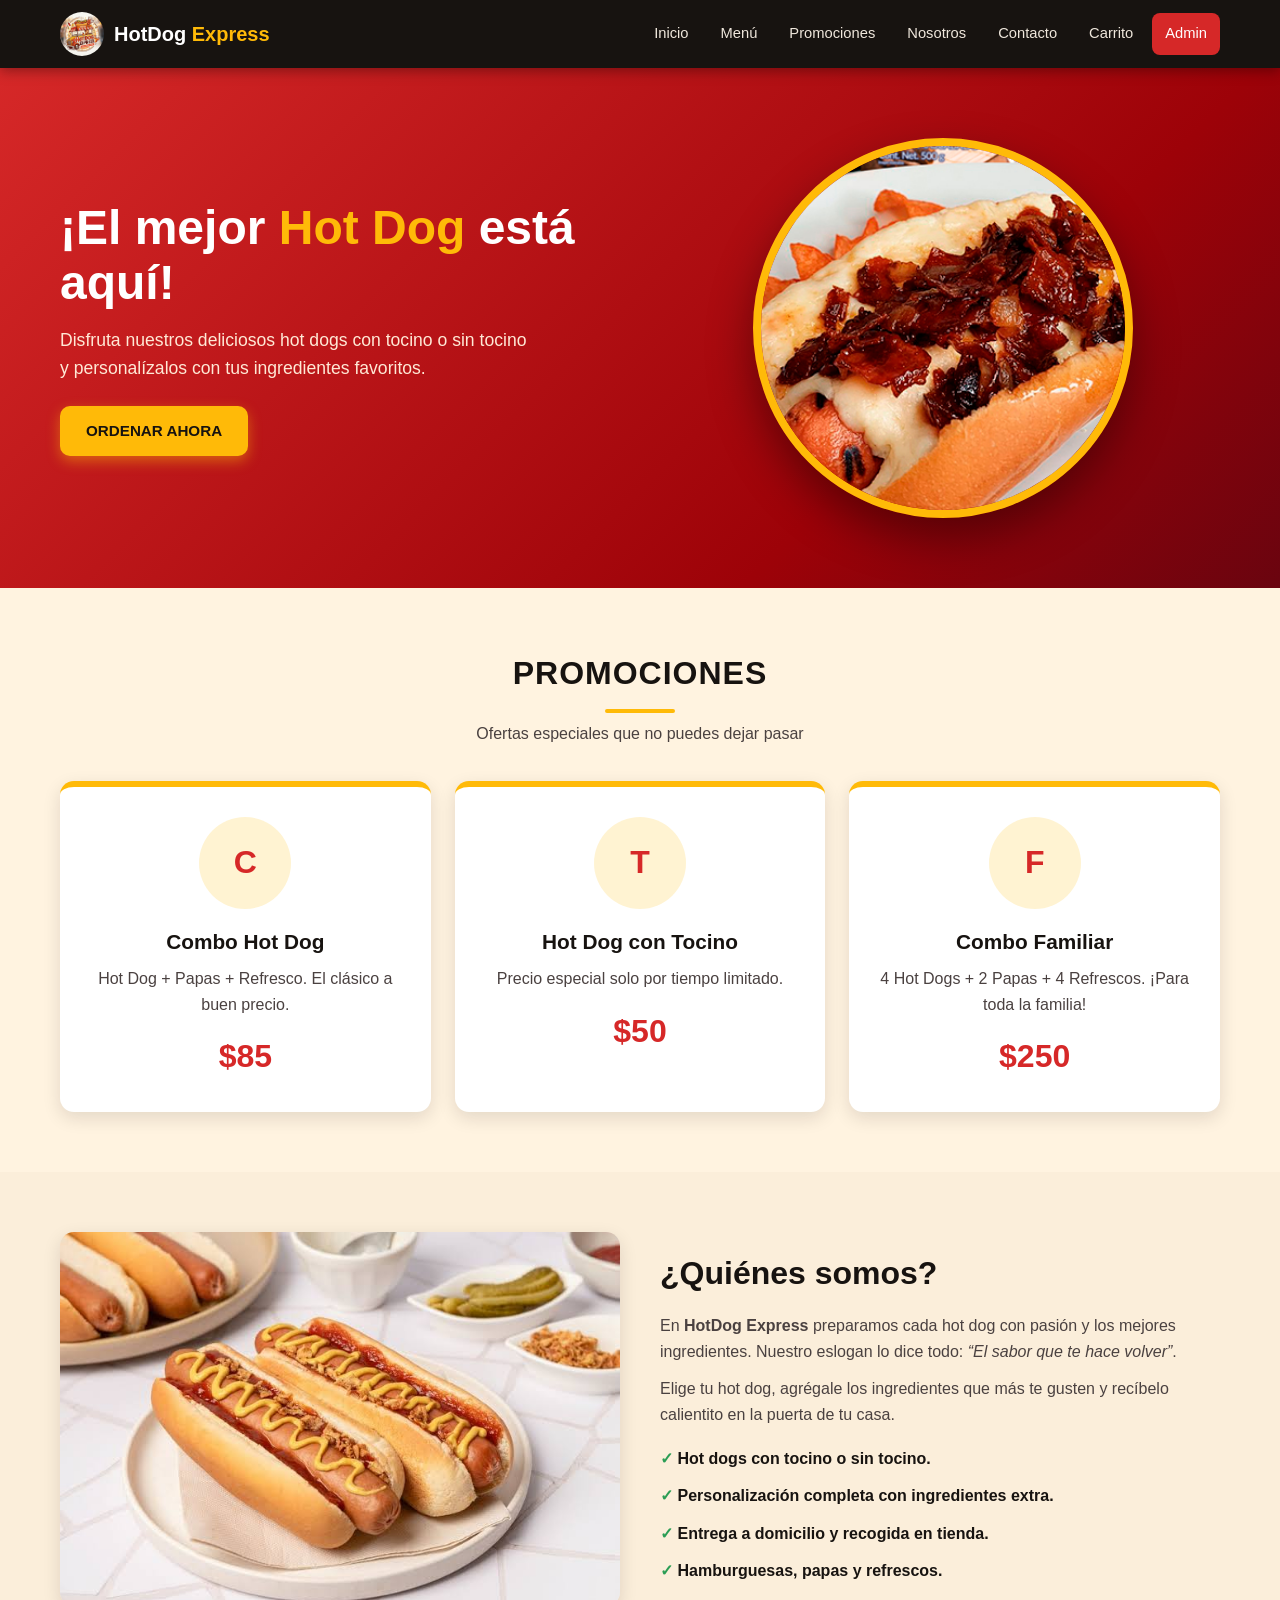
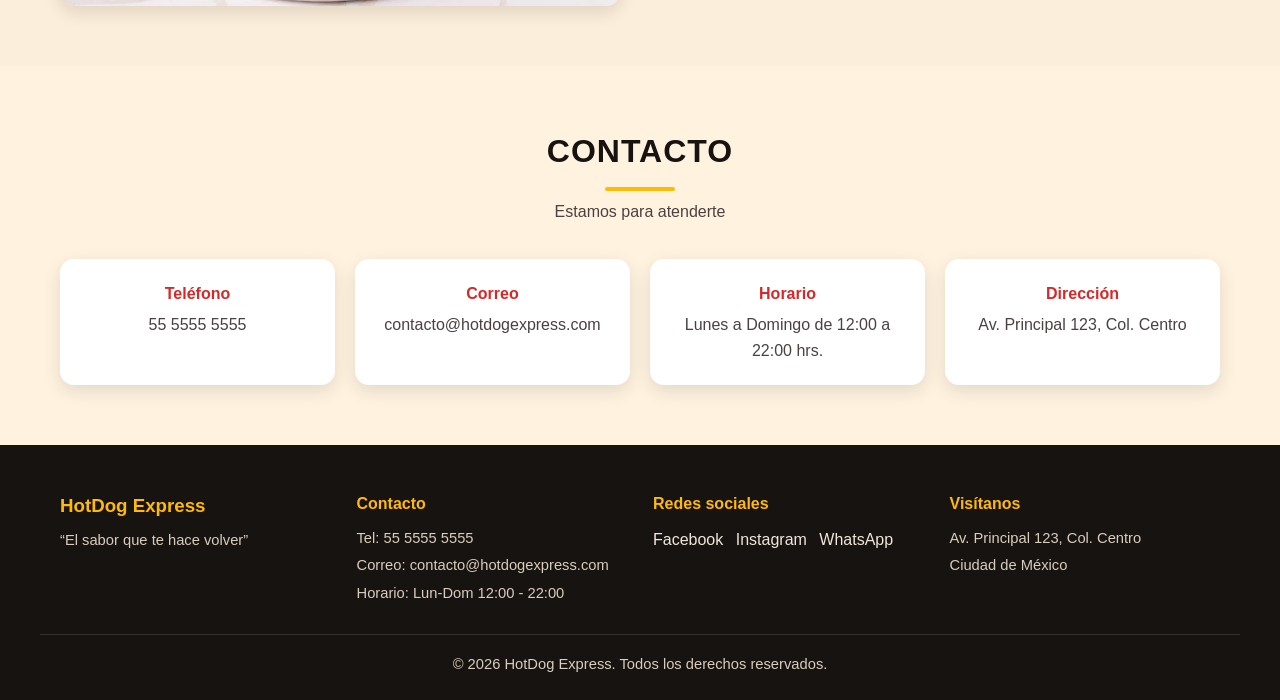
<file: index.html>
<!DOCTYPE html>
<html lang="es">
<head>
  <meta charset="UTF-8">
  <meta name="viewport" content="width=device-width, initial-scale=1.0">
  <title>HotDog Express | El sabor que te hace volver</title>
  <meta name="description" content="HotDog Express: hot dogs con tocino o sin tocino, personalízalos a tu gusto. Pide en línea y recibe en tu casa.">
  <link rel="stylesheet" href="css/styles.css">
</head>
<body>

  <!-- ======================= BARRA DE NAVEGACIÓN ======================= -->
  <header class="encabezado">
    <div class="barra contenedor">
      <a href="index.html" class="logo">
        <img src="img/logo.png" alt="Logo de HotDog Express">
        <span>HotDog <b>Express</b></span>
      </a>

      <button class="boton-menu" onclick="alternarMenuMovil()" aria-label="Abrir menú">&#9776;</button>

      <nav class="navegacion" id="menu-navegacion">
        <a href="index.html">Inicio</a>
        <a href="menu.html">Menú</a>
        <a href="#promociones" onclick="cerrarMenuMovil()">Promociones</a>
        <a href="#nosotros" onclick="cerrarMenuMovil()">Nosotros</a>
        <a href="#contacto" onclick="cerrarMenuMovil()">Contacto</a>
        <a href="carrito.html" class="enlace-carrito">Carrito
          <span class="contador-carrito" style="display:none;">0</span>
        </a>
        <a href="login.html" class="btn-admin-link">Admin</a>
      </nav>
    </div>
  </header>

  <main>

    <!-- ======================= SECCIÓN PRINCIPAL (HERO) ======================= -->
    <section class="hero">
      <div class="contenedor hero-contenido">
        <div class="hero-texto">
          <h1>¡El mejor <span>Hot Dog</span> está aquí!</h1>
          <p>Disfruta nuestros deliciosos hot dogs con tocino o sin tocino y
             personalízalos con tus ingredientes favoritos.</p>
          <a href="menu.html" class="btn btn-amarillo">ORDENAR AHORA</a>
        </div>
        <div class="hero-imagen">
          <img src="img/hotdog-tocino.jpg" alt="Delicioso hot dog con tocino de HotDog Express">
        </div>
      </div>
    </section>

    <!-- ======================= SECCIÓN DE PROMOCIONES ======================= -->
    <section class="seccion" id="promociones">
      <div class="contenedor">
        <h2 class="titulo-seccion">Promociones</h2>
        <p class="subtitulo-seccion">Ofertas especiales que no puedes dejar pasar</p>

        <div class="grid-promos">

          <article class="promo">
            <div class="icono">C</div>
            <h3>Combo Hot Dog</h3>
            <p>Hot Dog + Papas + Refresco. El clásico a buen precio.</p>
            <span class="promo-precio">$85</span>
          </article>

          <article class="promo">
            <div class="icono">T</div>
            <h3>Hot Dog con Tocino</h3>
            <p>Precio especial solo por tiempo limitado.</p>
            <span class="promo-precio">$50</span>
          </article>

          <article class="promo">
            <div class="icono">F</div>
            <h3>Combo Familiar</h3>
            <p>4 Hot Dogs + 2 Papas + 4 Refrescos. ¡Para toda la familia!</p>
            <span class="promo-precio">$250</span>
          </article>

        </div>
      </div>
    </section>

    <!-- ======================= SECCIÓN NOSOTROS ======================= -->
    <section class="seccion seccion-crema" id="nosotros">
      <div class="contenedor nosotros-grid">
        <img src="img/hotdog-clasico.jpg" alt="Tipos de hot dogs de HotDog Express">
        <div class="nosotros-texto">
          <h2>¿Quiénes somos?</h2>
          <p>En <strong>HotDog Express</strong> preparamos cada hot dog con pasión
             y los mejores ingredientes. Nuestro eslogan lo dice todo:
             <em>“El sabor que te hace volver”</em>.</p>
          <p>Elige tu hot dog, agrégale los ingredientes que más te gusten y recíbelo
             calientito en la puerta de tu casa.</p>
          <ul class="lista-checks">
            <li>Hot dogs con tocino o sin tocino.</li>
            <li>Personalización completa con ingredientes extra.</li>
            <li>Entrega a domicilio y recogida en tienda.</li>
            <li>Hamburguesas, papas y refrescos.</li>
          </ul>
        </div>
      </div>
    </section>

    <!-- ======================= SECCIÓN CONTACTO ======================= -->
    <section class="seccion" id="contacto">
      <div class="contenedor">
        <h2 class="titulo-seccion">Contacto</h2>
        <p class="subtitulo-seccion">Estamos para atenderte</p>

        <div class="contacto-grid">
          <div class="contacto-item">
            <h4>Teléfono</h4>
            <p>55 5555 5555</p>
          </div>
          <div class="contacto-item">
            <h4>Correo</h4>
            <p>contacto@hotdogexpress.com</p>
          </div>
          <div class="contacto-item">
            <h4>Horario</h4>
            <p>Lunes a Domingo de 12:00 a 22:00 hrs.</p>
          </div>
          <div class="contacto-item">
            <h4>Dirección</h4>
            <p>Av. Principal 123, Col. Centro</p>
          </div>
        </div>
      </div>
    </section>

  </main>

  <!-- ======================= PIE DE PÁGINA ======================= -->
  <footer class="pie">
    <div class="contenedor pie-grid">
      <div>
        <h3>HotDog Express</h3>
        <p>“El sabor que te hace volver”</p>
      </div>
      <div>
        <h4>Contacto</h4>
        <p>Tel: 55 5555 5555</p>
        <p>Correo: contacto@hotdogexpress.com</p>
        <p>Horario: Lun-Dom 12:00 - 22:00</p>
      </div>
      <div>
        <h4>Redes sociales</h4>
        <div class="pie-enlaces">
          <a href="#contacto">Facebook</a>
          <a href="#contacto">Instagram</a>
          <a href="#contacto">WhatsApp</a>
        </div>
      </div>
      <div>
        <h4>Visítanos</h4>
        <p>Av. Principal 123, Col. Centro</p>
        <p>Ciudad de México</p>
      </div>
    </div>
    <div class="contenedor">
      <p class="pie-copyright">&copy; 2026 HotDog Express. Todos los derechos reservados.</p>
    </div>
  </footer>

  <!-- Scripts: primero los datos, luego las utilidades comunes. -->
  <script src="js/data.js"></script>
  <script src="js/main.js"></script>
</body>
</html>
</file>
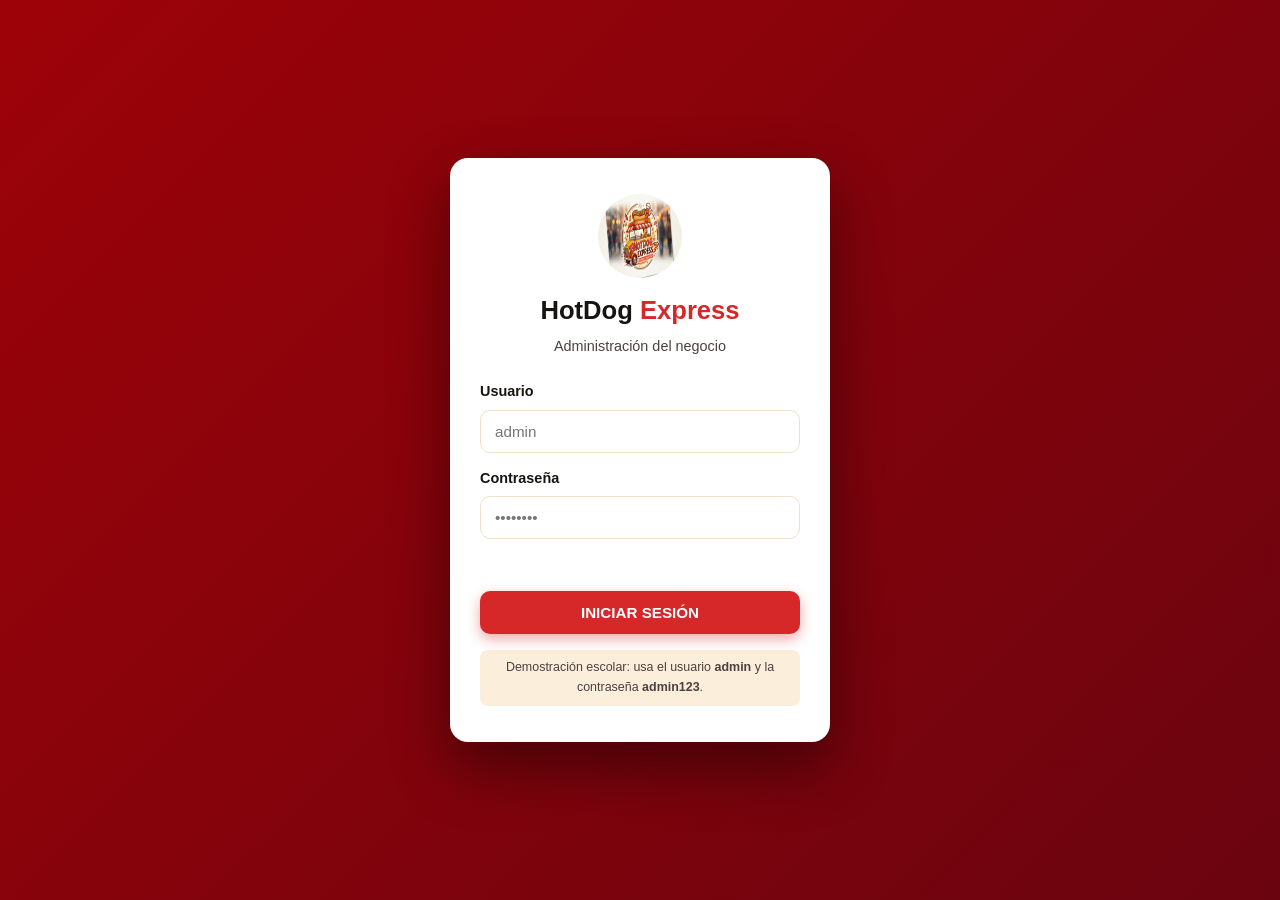
<file: admin.html>
<!DOCTYPE html>
<html lang="es">
<head>
  <meta charset="UTF-8">
  <meta name="viewport" content="width=device-width, initial-scale=1.0">
  <title>Panel administrativo | HotDog Express</title>
  <link rel="stylesheet" href="css/admin.css">
</head>
<body class="pagina-admin">

  <!-- ======================= MENÚ LATERAL ======================= -->
  <aside class="admin-lateral" id="admin-lateral">
    <div class="admin-marca">
      <img src="img/logo.png" alt="Logo HotDog Express">
      <div>
        <strong>HotDog Express</strong>
        <small>Panel administrativo</small>
      </div>
    </div>

    <nav class="admin-menu" id="admin-menu">
      <button data-seccion="dashboard"    class="activo" onclick="mostrarSeccion('dashboard')">Dashboard</button>
      <button data-seccion="pedidos"      onclick="mostrarSeccion('pedidos')">Pedidos</button>
      <button data-seccion="productos"    onclick="mostrarSeccion('productos')">Productos</button>
      <button data-seccion="ingredientes" onclick="mostrarSeccion('ingredientes')">Ingredientes</button>
      <button data-seccion="inventario"   onclick="mostrarSeccion('inventario')">Inventario</button>
      <button data-seccion="ventas"       onclick="mostrarSeccion('ventas')">Ventas</button>
      <button data-seccion="reportes"     onclick="mostrarSeccion('reportes')">Reportes</button>
      <button data-seccion="utilidades"   onclick="mostrarSeccion('utilidades')">Utilidades</button>
      <button data-seccion="personal"     onclick="mostrarSeccion('personal')">Personal</button>
      <button data-seccion="pagos"        onclick="mostrarSeccion('pagos')">Pagos</button>
    </nav>

    <button class="admin-cerrar-sesion" onclick="cerrarSesion()">Cerrar sesión</button>
  </aside>

  <!-- Botón para abrir el menú lateral en teléfonos -->
  <button class="admin-abrir-menu" onclick="document.getElementById('admin-lateral').classList.toggle('abierto')">&#9776;</button>
  <div class="admin-cortina" id="admin-cortina"
       onclick="document.getElementById('admin-lateral').classList.remove('abierto'); this.style.display='none';"></div>

  <!-- ======================= CONTENIDO PRINCIPAL ======================= -->
  <main class="admin-contenido" id="admin-contenido">

    <header class="admin-cabecera">
      <h1 id="titulo-seccion">Dashboard</h1>
      <span id="fecha-admin"></span>
    </header>

    <!-- ========================= DASHBOARD ========================= -->
    <section class="admin-seccion" id="seccion-dashboard">

      <div class="grid-tarjetas">
        <div class="tarjeta-dato">
          <span class="dato-etiqueta">VENTAS DEL DÍA</span>
          <span class="dato-valor" id="dato-ventas">$0</span>
        </div>
        <div class="tarjeta-dato">
          <span class="dato-etiqueta">PEDIDOS</span>
          <span class="dato-valor" id="dato-pedidos">0</span>
        </div>
        <div class="tarjeta-dato">
          <span class="dato-etiqueta">PRODUCTOS VENDIDOS</span>
          <span class="dato-valor" id="dato-productos">0</span>
        </div>
        <div class="tarjeta-dato">
          <span class="dato-etiqueta">UTILIDAD</span>
          <span class="dato-valor" id="dato-utilidad">$0</span>
        </div>
      </div>

      <!-- Gráficas dibujadas con JavaScript (canvas) -->
      <div class="grid-graficas">
        <div class="tarjeta-grafica">
          <h3>Ventas por día (últimos 7 días)</h3>
          <canvas id="grafica-ventas" width="600" height="240"></canvas>
        </div>
        <div class="tarjeta-grafica">
          <h3>Productos más vendidos</h3>
          <canvas id="grafica-top" width="600" height="240"></canvas>
        </div>
        <div class="tarjeta-grafica">
          <h3>Pedidos realizados (últimos 7 días)</h3>
          <canvas id="grafica-pedidos" width="600" height="240"></canvas>
        </div>
      </div>

    </section>

    <!-- ========================= PEDIDOS ========================= -->
    <section class="admin-seccion" id="seccion-pedidos" hidden>
      <div class="admin-herramientas">
        <label>Filtrar por estado:
          <select id="filtro-estado" onchange="renderizarPedidos()">
            <option value="">Todos</option>
            <option value="PENDIENTE">Pendiente</option>
            <option value="PREPARANDO">Preparando</option>
            <option value="LISTO">Listo</option>
            <option value="ENTREGADO">Entregado</option>
            <option value="CANCELADO">Cancelado</option>
          </select>
        </label>
      </div>
      <div class="tabla-envoltura">
        <table class="tabla-admin">
          <thead>
            <tr>
              <th>Pedido</th><th>Cliente</th><th>Fecha</th><th>Total</th><th>Estado</th><th>Acciones</th>
            </tr>
          </thead>
          <tbody id="cuerpo-pedidos"></tbody>
        </table>
      </div>
    </section>

    <!-- ========================= PRODUCTOS ========================= -->
    <section class="admin-seccion" id="seccion-productos" hidden>
      <div class="admin-formulario">
        <h3 id="titulo-form-producto">Nuevo producto</h3>
        <form id="form-producto" onsubmit="return guardarProducto(event)">
          <input type="hidden" id="prod-id">
          <div>
            <label>Nombre</label>
            <input type="text" id="prod-nombre" required>
          </div>
          <div>
            <label>Categoría</label>
            <select id="prod-categoria">
              <option value="hotdog">Hot Dogs</option>
              <option value="hamburguesa">Hamburguesas</option>
              <option value="complemento">Complementos</option>
            </select>
          </div>
          <div>
            <label>Precio ($)</label>
            <input type="number" id="prod-precio" min="0" step="0.01" required>
          </div>
          <div>
            <label>Imagen</label>
            <select id="prod-imagen" data-predeterminada="img/hotdog-clasico.jpg"></select>
          </div>
          <div class="columna-completa">
            <label>Descripción</label>
            <textarea id="prod-descripcion" rows="2" required></textarea>
          </div>
          <div class="columna-completa">
            <label class="fila-check"><input type="checkbox" id="prod-disponible" checked> Disponible para la venta</label>
          </div>
          <div class="columna-completa">
            <button type="submit" class="btn-accion guardar">GUARDAR PRODUCTO</button>
            <button type="button" class="btn-accion neutro" onclick="cancelarEdicionProducto()">CANCELAR</button>
          </div>
        </form>
      </div>
      <div class="tabla-envoltura">
        <table class="tabla-admin">
          <thead>
            <tr>
              <th>Imagen</th><th>Nombre</th><th>Categoría</th><th>Precio</th><th>Disponible</th><th>Acciones</th>
            </tr>
          </thead>
          <tbody id="cuerpo-productos"></tbody>
        </table>
      </div>
    </section>

    <!-- ========================= INGREDIENTES ========================= -->
    <section class="admin-seccion" id="seccion-ingredientes" hidden>
      <div class="admin-formulario">
        <h3 id="titulo-form-ingrediente">Nuevo ingrediente</h3>
        <form id="form-ingrediente" onsubmit="return guardarIngrediente(event)">
          <input type="hidden" id="ing-id">
          <div>
            <label>Nombre</label>
            <input type="text" id="ing-nombre" required>
          </div>
          <div>
            <label>Cantidad</label>
            <input type="number" id="ing-cantidad" min="0" step="0.001" required>
          </div>
          <div>
            <label>Unidad</label>
            <select id="ing-unidad">
              <option value="piezas">piezas</option>
              <option value="kg">kg</option>
              <option value="g">g</option>
              <option value="litros">litros</option>
            </select>
          </div>
          <div>
            <label>Stock mínimo</label>
            <input type="number" id="ing-minimo" min="0" step="0.001" required>
          </div>
          <div class="columna-completa">
            <button type="submit" class="btn-accion guardar">GUARDAR INGREDIENTE</button>
            <button type="button" class="btn-accion neutro" onclick="cancelarEdicionIngrediente()">CANCELAR</button>
          </div>
        </form>
      </div>
      <div class="tabla-envoltura">
        <table class="tabla-admin">
          <thead>
            <tr>
              <th>Ingrediente</th><th>Cantidad</th><th>Unidad</th><th>Stock mínimo</th><th>Estado</th><th>Acciones</th>
            </tr>
          </thead>
          <tbody id="cuerpo-ingredientes"></tbody>
        </table>
      </div>
    </section>

    <!-- ========================= INVENTARIO ========================= -->
    <section class="admin-seccion" id="seccion-inventario" hidden>
      <div class="admin-formulario">
        <h3>Registrar movimiento de almacén</h3>
        <form id="form-inventario" onsubmit="return registrarMovimiento(event)">
          <div>
            <label>Ingrediente</label>
            <select id="inv-ingrediente" required></select>
          </div>
          <div>
            <label>Tipo de movimiento</label>
            <select id="inv-tipo">
              <option value="entrada">ENTRADA</option>
              <option value="salida">SALIDA</option>
            </select>
          </div>
          <div>
            <label>Cantidad</label>
            <input type="number" id="inv-cantidad" min="0.001" step="0.001" required>
          </div>
          <div>
            <label>Motivo</label>
            <input type="text" id="inv-motivo" placeholder="Ej. Compra a proveedor" required>
          </div>
          <div class="columna-completa">
            <button type="submit" class="btn-accion guardar">REGISTRAR MOVIMIENTO</button>
          </div>
        </form>
      </div>
      <div class="tabla-envoltura">
        <table class="tabla-admin">
          <thead>
            <tr>
              <th>Fecha</th><th>Ingrediente</th><th>Tipo</th><th>Cantidad</th><th>Motivo</th>
            </tr>
          </thead>
          <tbody id="cuerpo-inventario"></tbody>
        </table>
      </div>
    </section>

    <!-- ========================= VENTAS ========================= -->
    <section class="admin-seccion" id="seccion-ventas" hidden>
      <div class="grid-tarjetas">
        <div class="tarjeta-dato">
          <span class="dato-etiqueta">VENTAS DEL DÍA</span>
          <span class="dato-valor" id="venta-dia">$0</span>
        </div>
        <div class="tarjeta-dato">
          <span class="dato-etiqueta">VENTAS DE LA SEMANA</span>
          <span class="dato-valor" id="venta-semana">$0</span>
        </div>
        <div class="tarjeta-dato">
          <span class="dato-etiqueta">VENTAS DEL MES</span>
          <span class="dato-valor" id="venta-mes">$0</span>
        </div>
      </div>

      <div class="grid-dos">
        <div class="tarjeta-grafica">
          <h3>Ventas del día por categoría</h3>
          <div id="ventas-categorias"></div>
        </div>
        <div class="tarjeta-grafica">
          <h3>Métodos de pago (hoy)</h3>
          <div id="ventas-pagos"></div>
        </div>
      </div>
    </section>

    <!-- ========================= REPORTES ========================= -->
    <section class="admin-seccion" id="seccion-reportes" hidden>
      <div class="admin-herramientas">
        <label>Periodo:
          <select id="reporte-periodo">
            <option value="hoy">Hoy</option>
            <option value="semana">Esta semana</option>
            <option value="mes">Este mes</option>
          </select>
        </label>
        <button class="btn-accion guardar" onclick="generarReporte(true)">GENERAR REPORTE</button>
        <button class="btn-accion neutro" onclick="imprimirReporte()">IMPRIMIR REPORTE</button>
      </div>

      <div class="tarjeta-grafica" id="reporte-resultado" style="display:none;"></div>
    </section>

    <!-- ========================= UTILIDADES ========================= -->
    <section class="admin-seccion" id="seccion-utilidades" hidden>
      <div class="admin-herramientas">
        <label>Periodo:
          <select id="utilidad-periodo" onchange="renderizarUtilidades()">
            <option value="hoy">Hoy</option>
            <option value="semana">Esta semana</option>
            <option value="mes">Este mes</option>
          </select>
        </label>
      </div>
      <div class="tarjeta-grafica" id="utilidad-resultado"></div>
    </section>

    <!-- ========================= PERSONAL ========================= -->
    <section class="admin-seccion" id="seccion-personal" hidden>
      <div class="admin-formulario">
        <h3 id="titulo-form-empleado">Registrar empleado</h3>
        <form id="form-empleado" onsubmit="return guardarEmpleado(event)">
          <input type="hidden" id="emp-id">
          <div>
            <label>Nombre</label>
            <input type="text" id="emp-nombre" required>
          </div>
          <div>
            <label>Puesto</label>
            <input type="text" id="emp-puesto" placeholder="Ej. Cocinero" required>
          </div>
          <div>
            <label>Teléfono</label>
            <input type="tel" id="emp-telefono" required>
          </div>
          <div>
            <label>Pago por día ($)</label>
            <input type="number" id="emp-pago" min="0" step="0.01" required>
          </div>
          <div>
            <label>Estado</label>
            <select id="emp-estado">
              <option value="Activo">Activo</option>
              <option value="Inactivo">Inactivo</option>
            </select>
          </div>
          <div class="columna-completa">
            <button type="submit" class="btn-accion guardar">GUARDAR EMPLEADO</button>
            <button type="button" class="btn-accion neutro" onclick="cancelarEdicionEmpleado()">CANCELAR</button>
          </div>
        </form>
      </div>
      <div class="tabla-envoltura">
        <table class="tabla-admin">
          <thead>
            <tr>
              <th>Empleado</th><th>Puesto</th><th>Teléfono</th><th>Pago diario</th><th>Estado</th><th>Acciones</th>
            </tr>
          </thead>
          <tbody id="cuerpo-personal"></tbody>
        </table>
      </div>
    </section>

    <!-- ========================= PAGOS ========================= -->
    <section class="admin-seccion" id="seccion-pagos" hidden>
      <div class="admin-formulario">
        <h3 id="titulo-form-pago">Registrar pago</h3>
        <form id="form-pago" onsubmit="return guardarPago(event)">
          <input type="hidden" id="pago-id">
          <div>
            <label>Empleado</label>
            <select id="pago-empleado" onchange="actualizarTotalPago()" required></select>
          </div>
          <div>
            <label>Puesto</label>
            <input type="text" id="pago-puesto" readonly>
          </div>
          <div>
            <label>Días trabajados</label>
            <input type="number" id="pago-dias" min="1" value="1" oninput="actualizarTotalPago()" required>
          </div>
          <div>
            <label>Pago por día ($)</label>
            <input type="number" id="pago-pdias" min="0" step="0.01" oninput="actualizarTotalPago()" required>
          </div>
          <div>
            <label>Estado</label>
            <select id="pago-estado">
              <option value="PAGADO">PAGADO</option>
              <option value="PENDIENTE">PENDIENTE</option>
            </select>
          </div>
          <div>
            <label>Fecha</label>
            <input type="date" id="pago-fecha" required>
          </div>
          <div class="columna-completa">
            <p class="pago-total-linea">TOTAL: <strong id="pago-total">$0</strong></p>
          </div>
          <div class="columna-completa">
            <button type="submit" class="btn-accion guardar">GUARDAR PAGO</button>
            <button type="button" class="btn-accion neutro" onclick="cancelarEdicionPago()">CANCELAR</button>
          </div>
        </form>
      </div>

      <div class="admin-herramientas">
        <label>Filtrar empleado:
          <select id="filtro-pago-empleado" onchange="renderizarPagos()">
            <option value="">Todos</option>
          </select>
        </label>
        <label>Filtrar fecha:
          <input type="date" id="filtro-pago-fecha" onchange="renderizarPagos()">
        </label>
      </div>

      <div class="tabla-envoltura">
        <table class="tabla-admin">
          <thead>
            <tr>
              <th>Empleado</th><th>Puesto</th><th>Días</th><th>Pago/día</th><th>Total</th><th>Estado</th><th>Fecha</th><th>Acciones</th>
            </tr>
          </thead>
          <tbody id="cuerpo-pagos"></tbody>
        </table>
      </div>
    </section>

  </main>

  <!-- Ventana modal para ver el detalle de un pedido -->
  <div class="modal-fondo" id="modal-pedido" hidden>
    <div class="modal">
      <button class="modal-cerrar" onclick="cerrarModalPedido()">&times;</button>
      <h3 id="modal-pedido-titulo"></h3>
      <div id="modal-pedido-cuerpo"></div>
    </div>
  </div>

  <!-- Scripts -->
  <script src="js/data.js"></script>
  <script src="js/main.js"></script>
  <script src="js/admin.js"></script>
</body>
</html>
</file>
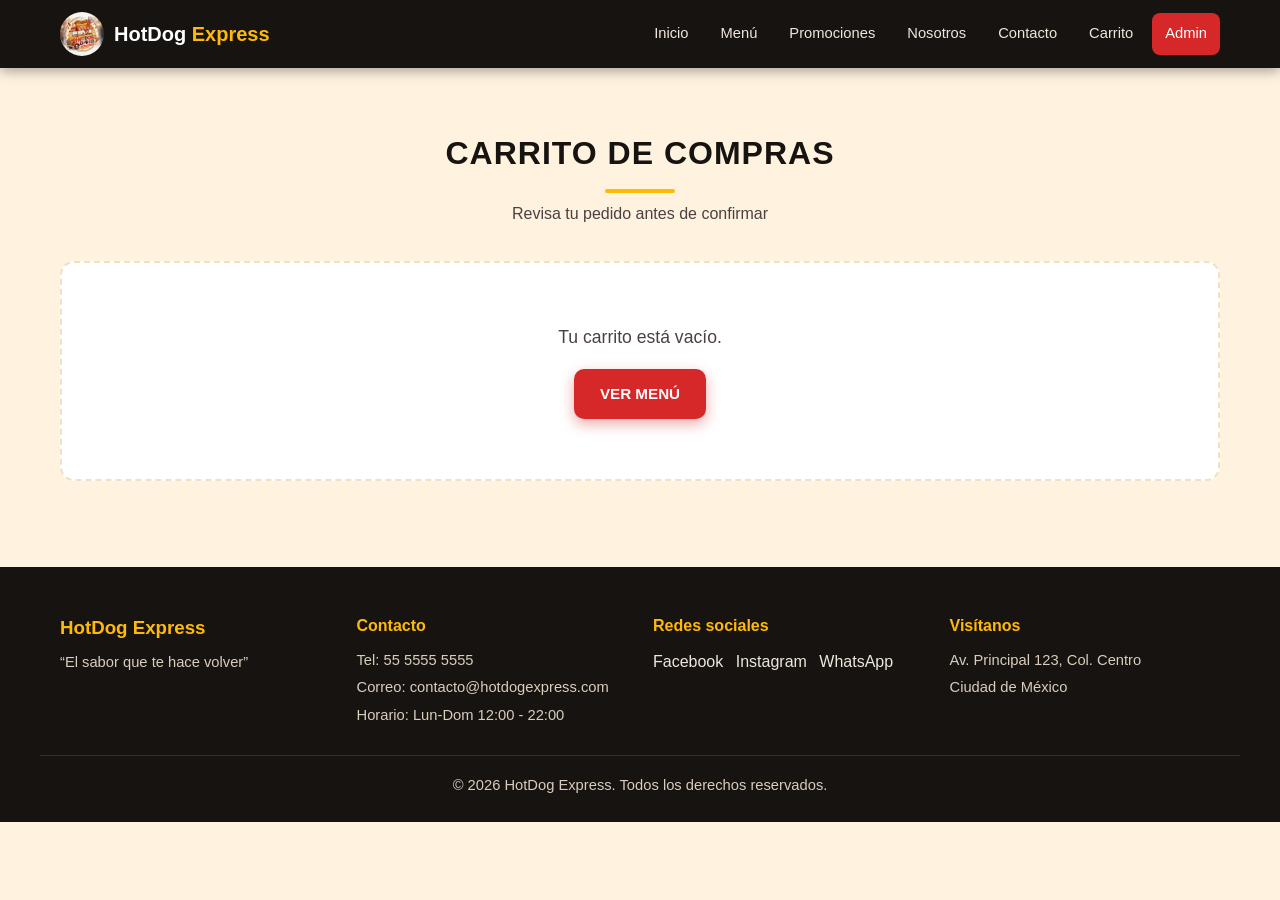
<file: carrito.html>
<!DOCTYPE html>
<html lang="es">
<head>
  <meta charset="UTF-8">
  <meta name="viewport" content="width=device-width, initial-scale=1.0">
  <title>Carrito de compras | HotDog Express</title>
  <link rel="stylesheet" href="css/styles.css">
  <link rel="stylesheet" href="css/carrito.css">
</head>
<body>

  <!-- ======================= BARRA DE NAVEGACIÓN ======================= -->
  <header class="encabezado">
    <div class="barra contenedor">
      <a href="index.html" class="logo">
        <img src="img/logo.png" alt="Logo de HotDog Express">
        <span>HotDog <b>Express</b></span>
      </a>

      <button class="boton-menu" onclick="alternarMenuMovil()" aria-label="Abrir menú">&#9776;</button>

      <nav class="navegacion" id="menu-navegacion">
        <a href="index.html">Inicio</a>
        <a href="menu.html">Menú</a>
        <a href="index.html#promociones">Promociones</a>
        <a href="index.html#nosotros">Nosotros</a>
        <a href="index.html#contacto">Contacto</a>
        <a href="carrito.html" class="enlace-carrito">Carrito
          <span class="contador-carrito" style="display:none;">0</span>
        </a>
        <a href="login.html" class="btn-admin-link">Admin</a>
      </nav>
    </div>
  </header>

  <main>
    <section class="seccion">
      <div class="contenedor">
        <h1 class="titulo-seccion">Carrito de Compras</h1>
        <p class="subtitulo-seccion">Revisa tu pedido antes de confirmar</p>

        <!-- Las líneas del carrito se dibujan aquí con js/carrito.js -->
        <div id="lineas-carrito"></div>

        <!-- Resumen de la compra -->
        <div id="resumen-compra" class="resumen" style="display:none;">
          <h3>Resumen del pedido</h3>
          <div class="resumen-linea">
            <span>Productos</span>
            <span id="total-productos">$0</span>
          </div>
          <div class="resumen-linea">
            <span>Envío</span>
            <span id="total-envio">$20</span>
          </div>
          <div class="resumen-linea resumen-total">
            <span>TOTAL</span>
            <span id="total-pedido">$0</span>
          </div>
          <div class="resumen-botones">
            <a href="menu.html" class="btn btn-secundario">SEGUIR COMPRANDO</a>
            <a href="pedido.html" class="btn btn-primario">REALIZAR PEDIDO</a>
          </div>
        </div>

      </div>
    </section>
  </main>

  <!-- ======================= PIE DE PÁGINA ======================= -->
  <footer class="pie">
    <div class="contenedor pie-grid">
      <div>
        <h3>HotDog Express</h3>
        <p>“El sabor que te hace volver”</p>
      </div>
      <div>
        <h4>Contacto</h4>
        <p>Tel: 55 5555 5555</p>
        <p>Correo: contacto@hotdogexpress.com</p>
        <p>Horario: Lun-Dom 12:00 - 22:00</p>
      </div>
      <div>
        <h4>Redes sociales</h4>
        <div class="pie-enlaces">
          <a href="index.html#contacto">Facebook</a>
          <a href="index.html#contacto">Instagram</a>
          <a href="index.html#contacto">WhatsApp</a>
        </div>
      </div>
      <div>
        <h4>Visítanos</h4>
        <p>Av. Principal 123, Col. Centro</p>
        <p>Ciudad de México</p>
      </div>
    </div>
    <div class="contenedor">
      <p class="pie-copyright">&copy; 2026 HotDog Express. Todos los derechos reservados.</p>
    </div>
  </footer>

  <!-- Scripts -->
  <script src="js/data.js"></script>
  <script src="js/main.js"></script>
  <script src="js/carrito.js"></script>
  <script>
    // Dibuja el carrito al cargar la página.
    document.addEventListener('DOMContentLoaded', renderizarCarrito);
  </script>
</body>
</html>
</file>
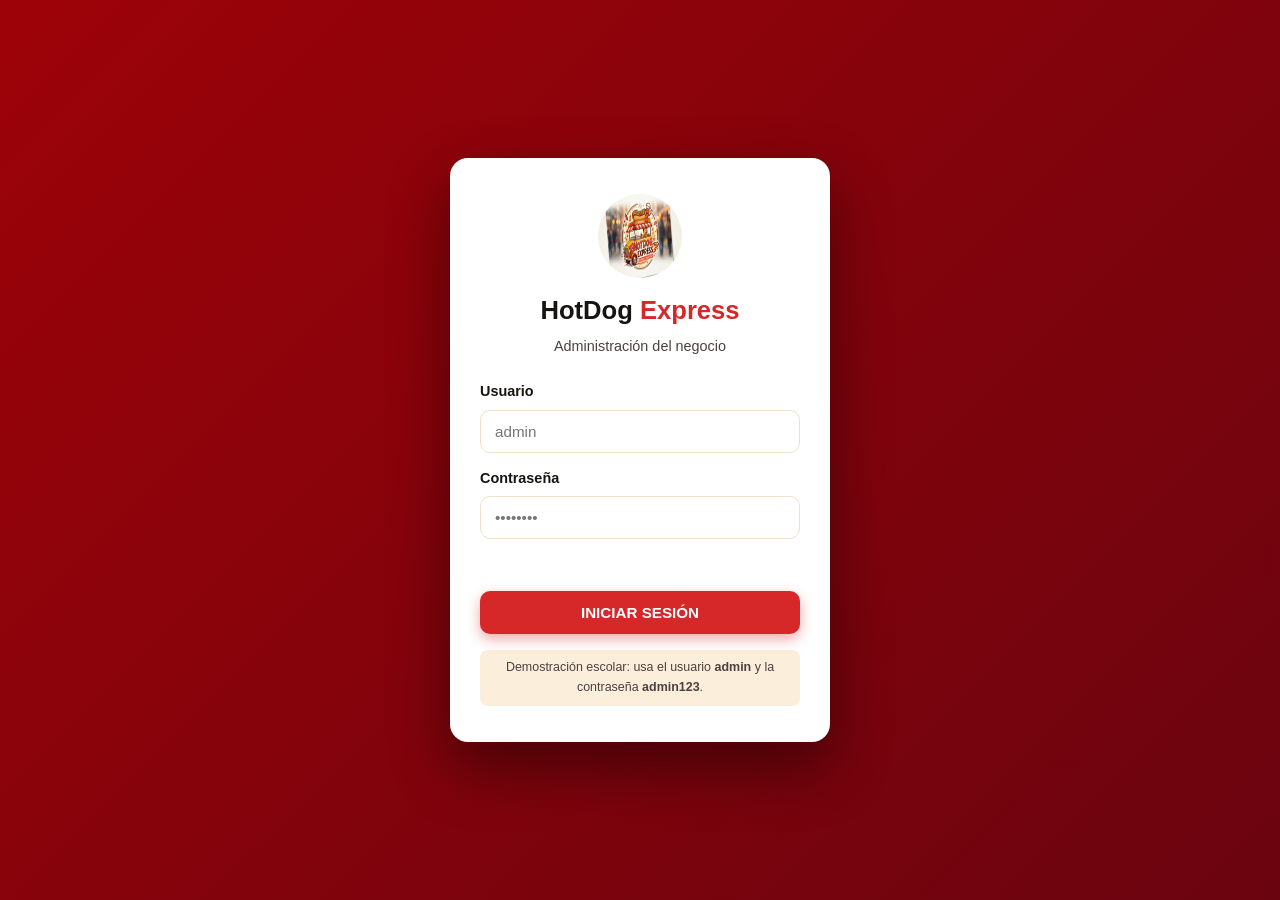
<file: login.html>
<!DOCTYPE html>
<html lang="es">
<head>
  <meta charset="UTF-8">
  <meta name="viewport" content="width=device-width, initial-scale=1.0">
  <title>Iniciar sesión | HotDog Express</title>
  <link rel="stylesheet" href="css/styles.css">
  <style>
    /* Diseño de la página de acceso. */
    body {
      min-height: 100vh;
      display: flex;
      align-items: center;
      justify-content: center;
      background: linear-gradient(135deg, #9d0208 0%, #6a040f 100%);
      padding: 20px;
    }

    .login-tarjeta {
      background: var(--blanco);
      border-radius: 18px;
      box-shadow: 0 25px 60px rgba(0, 0, 0, 0.45);
      width: 100%;
      max-width: 380px;
      padding: 36px 30px;
      text-align: center;
    }

    .login-tarjeta img {
      width: 84px;
      height: 84px;
      margin: 0 auto 12px;
      border-radius: 50%;
    }

    .login-tarjeta h1 {
      font-size: 1.6rem;
      margin-bottom: 4px;
    }

    .login-tarjeta h1 span {
      color: var(--rojo);
    }

    .login-tarjeta .eslogan {
      color: var(--gris-texto);
      font-size: 0.9rem;
      margin-bottom: 22px;
    }

    .campo-login {
      text-align: left;
      margin-bottom: 14px;
    }

    .campo-login label {
      display: block;
      font-weight: 700;
      font-size: 0.9rem;
      margin-bottom: 6px;
    }

    .campo-login input {
      width: 100%;
      padding: 12px 14px;
      border: 1.5px solid var(--borde-suave);
      border-radius: 10px;
      font-family: inherit;
      font-size: 0.95rem;
    }

    .campo-login input:focus {
      outline: 2px solid var(--amarillo);
      border-color: var(--amarillo);
    }

    .mensaje-error {
      color: var(--rojo);
      font-weight: 600;
      font-size: 0.88rem;
      margin: 10px 0;
      min-height: 20px;
    }

    .btn-login {
      width: 100%;
      margin-top: 8px;
    }

    .nota {
      margin-top: 16px;
      font-size: 0.78rem;
      color: var(--gris-texto);
      background: #fbeeda;
      border-radius: 8px;
      padding: 8px;
    }
  </style>
</head>
<body>

  <div class="login-tarjeta">
    <img src="img/logo.png" alt="Logo de HotDog Express">
    <h1>HotDog <span>Express</span></h1>
    <p class="eslogan">Administración del negocio</p>

    <form id="formulario-login" onsubmit="return iniciarSesion(event)">
      <div class="campo-login">
        <label for="campo-usuario">Usuario</label>
        <input type="text" id="campo-usuario" placeholder="admin" autocomplete="username" required>
      </div>

      <div class="campo-login">
        <label for="campo-contrasena">Contraseña</label>
        <input type="password" id="campo-contrasena" placeholder="••••••••" autocomplete="current-password" required>
      </div>

      <p class="mensaje-error" id="mensaje-error"></p>

      <button type="submit" class="btn btn-primario btn-login">INICIAR SESIÓN</button>
    </form>

    <!-- Nota académica: el login es simulado, no es seguridad real. -->
    <p class="nota">
      Demostración escolar: usa el usuario <strong>admin</strong> y la contraseña
      <strong>admin123</strong>.
    </p>
  </div>

  <script src="js/data.js"></script>
  <script src="js/main.js"></script>
  <script src="js/login.js"></script>
</body>
</html>
</file>
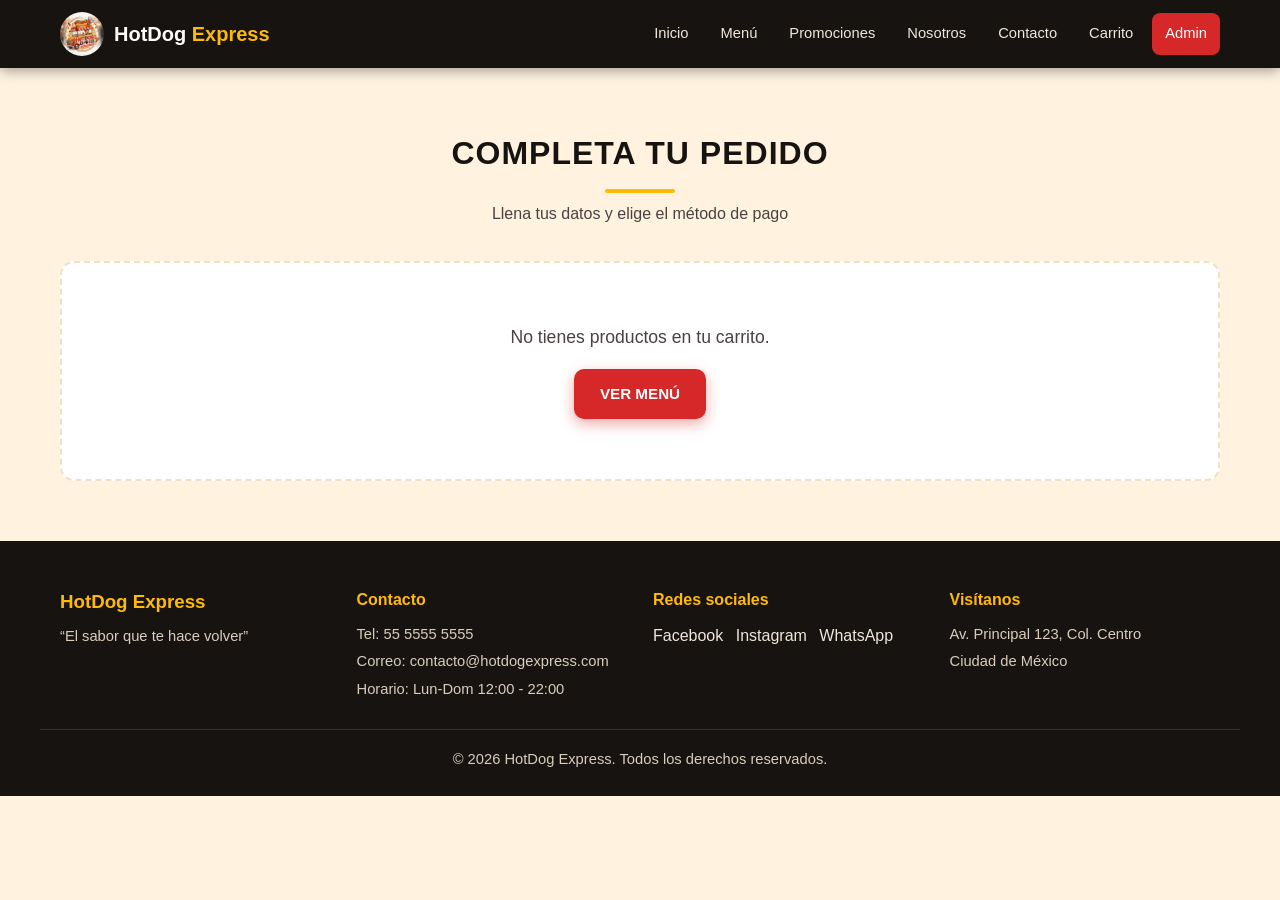
<file: pedido.html>
<!DOCTYPE html>
<html lang="es">
<head>
  <meta charset="UTF-8">
  <meta name="viewport" content="width=device-width, initial-scale=1.0">
  <title>Realizar pedido | HotDog Express</title>
  <link rel="stylesheet" href="css/styles.css">
  <link rel="stylesheet" href="css/carrito.css">
  <style>
    /* Pequeños ajustes específicos de la página de pedido. */
    .pedido-grid {
      display: grid;
      grid-template-columns: 1.3fr 1fr;
      gap: 30px;
      align-items: start;
    }

    .formulario label {
      display: block;
      font-weight: 700;
      margin: 14px 0 6px;
    }

    .formulario input,
    .formulario textarea,
    .formulario select {
      width: 100%;
      padding: 12px 14px;
      border: 1.5px solid var(--borde-suave);
      border-radius: 10px;
      font-family: inherit;
      font-size: 0.95rem;
      background: #fffdf8;
    }

    .formulario input:focus,
    .formulario textarea:focus {
      outline: 2px solid var(--amarillo);
      border-color: var(--amarillo);
    }

    .grupo-pago {
      display: grid;
      grid-template-columns: repeat(auto-fit, minmax(120px, 1fr));
      gap: 10px;
      margin-top: 6px;
    }

    .grupo-pago label {
      display: flex;
      align-items: center;
      justify-content: center;
      gap: 8px;
      margin: 0;
      padding: 12px;
      border: 1.5px solid var(--borde-suave);
      border-radius: 10px;
      cursor: pointer;
      background: #fffdf8;
    }

    .grupo-pago label:hover {
      border-color: var(--amarillo);
    }

    .grupo-pago input:checked + label,
    .grupo-pago label:has(input:checked) {
      border-color: var(--rojo);
      background: #fdecec;
    }

    .error-campo {
      color: var(--rojo);
      font-size: 0.82rem;
      margin-top: 4px;
      display: none;
    }

    .resumen-pedido .resumen-linea small {
      display: block;
      color: var(--gris-texto);
    }

    /* Pantalla de confirmación */
    .confirmacion {
      text-align: center;
      padding: 40px 20px;
      display: none;
    }

    .confirmacion .circulo {
      width: 70px;
      height: 70px;
      margin: 0 auto 16px;
      border-radius: 50%;
      background: #2a9d54;
      color: #fff;
      font-size: 2rem;
      display: flex;
      align-items: center;
      justify-content: center;
    }

    .confirmacion h2 {
      font-size: 1.8rem;
      margin-bottom: 10px;
    }

    .estado-dato {
      display: inline-block;
      background: #ffe9a8;
      color: #7a5b1e;
      font-weight: 800;
      padding: 4px 14px;
      border-radius: 20px;
      margin-top: 8px;
    }

    @media (max-width: 820px) {
      .pedido-grid { grid-template-columns: 1fr; }
    }
  </style>
</head>
<body>

  <!-- ======================= BARRA DE NAVEGACIÓN ======================= -->
  <header class="encabezado">
    <div class="barra contenedor">
      <a href="index.html" class="logo">
        <img src="img/logo.png" alt="Logo de HotDog Express">
        <span>HotDog <b>Express</b></span>
      </a>

      <button class="boton-menu" onclick="alternarMenuMovil()" aria-label="Abrir menú">&#9776;</button>

      <nav class="navegacion" id="menu-navegacion">
        <a href="index.html">Inicio</a>
        <a href="menu.html">Menú</a>
        <a href="index.html#promociones">Promociones</a>
        <a href="index.html#nosotros">Nosotros</a>
        <a href="index.html#contacto">Contacto</a>
        <a href="carrito.html" class="enlace-carrito">Carrito
          <span class="contador-carrito" style="display:none;">0</span>
        </a>
        <a href="login.html" class="btn-admin-link">Admin</a>
      </nav>
    </div>
  </header>

  <main>
    <section class="seccion">
      <div class="contenedor">

        <h1 class="titulo-seccion">Completa tu Pedido</h1>
        <p class="subtitulo-seccion">Llena tus datos y elige el método de pago</p>

        <!-- Mensaje cuando el carrito está vacío -->
        <div id="pedido-vacio" class="carrito-vacio" style="display:none;">
          <p>No tienes productos en tu carrito.</p>
          <a href="menu.html" class="btn btn-primario">VER MENÚ</a>
        </div>

        <!-- Formulario + resumen -->
        <div id="pedido-principal" class="pedido-grid">

          <!-- Formulario de datos del cliente -->
          <form class="formulario tarjeta" id="formulario-pedido" onsubmit="return confirmarPedido(event)">
            <h3>Datos del cliente</h3>

            <label for="campo-nombre">Nombre completo</label>
            <input type="text" id="campo-nombre" placeholder="Ej. Juan Pérez" required>
            <p class="error-campo" id="error-nombre">Completa todos los campos.</p>

            <label for="campo-telefono">Teléfono</label>
            <input type="tel" id="campo-telefono" placeholder="Ej. 55 1234 5678" required>
            <p class="error-campo" id="error-telefono">Ingresa un teléfono válido (10 a 15 dígitos).</p>

            <label for="campo-direccion">Dirección</label>
            <input type="text" id="campo-direccion" placeholder="Calle, número, colonia" required>
            <p class="error-campo" id="error-direccion">Ingresa tu dirección.</p>

            <label for="campo-referencias">Referencias</label>
            <input type="text" id="campo-referencias" placeholder="Ej. Casa de portón verde">

            <label>Método de pago</label>
            <div class="grupo-pago">
              <label><input type="radio" name="pago" value="Efectivo" checked> Efectivo</label>
              <label><input type="radio" name="pago" value="Tarjeta"> Tarjeta</label>
              <label><input type="radio" name="pago" value="Transferencia"> Transferencia</label>
            </div>
            <p class="error-campo" id="error-pago">Selecciona un método de pago.</p>

            <label for="campo-comentarios">Comentarios</label>
            <textarea id="campo-comentarios" rows="3" placeholder="Ej. Sin cebolla, entregar antes de las 7pm"></textarea>

            <button type="submit" class="btn btn-primario" style="width:100%; margin-top:20px;">
              CONFIRMAR PEDIDO
            </button>
          </form>

          <!-- Resumen del pedido -->
          <aside class="resumen" id="resumen-pedido">
            <h3>Resumen del pedido</h3>
            <div id="resumen-articulos"></div>
            <div class="resumen-linea">
              <span>Productos</span>
              <span id="resumen-subtotal">$0</span>
            </div>
            <div class="resumen-linea">
              <span>Envío</span>
              <span>$20</span>
            </div>
            <div class="resumen-linea resumen-total">
              <span>TOTAL</span>
              <span id="resumen-total">$0</span>
            </div>
          </aside>

        </div>

        <!-- Pantalla de pedido realizado con éxito -->
        <div class="confirmacion tarjeta" id="confirmacion-pedido">
          <div class="circulo">✓</div>
          <h2>¡PEDIDO REALIZADO!</h2>
          <p style="margin-bottom:10px;">Gracias por tu compra, en breve lo preparamos.</p>
          <p><strong>Número de pedido:</strong> <span id="conf-numero">#0000</span></p>
          <p><strong>Total:</strong> <span id="conf-total">$0</span></p>
          <p>Estado:</p>
          <span class="estado-dato">PENDIENTE</span>
          <br><br>
          <a href="menu.html" class="btn btn-secundario">VOLVER AL MENÚ</a>
          <a href="index.html" class="btn btn-primario">IR AL INICIO</a>
        </div>

      </div>
    </section>
  </main>

  <!-- ======================= PIE DE PÁGINA ======================= -->
  <footer class="pie">
    <div class="contenedor pie-grid">
      <div>
        <h3>HotDog Express</h3>
        <p>“El sabor que te hace volver”</p>
      </div>
      <div>
        <h4>Contacto</h4>
        <p>Tel: 55 5555 5555</p>
        <p>Correo: contacto@hotdogexpress.com</p>
        <p>Horario: Lun-Dom 12:00 - 22:00</p>
      </div>
      <div>
        <h4>Redes sociales</h4>
        <div class="pie-enlaces">
          <a href="index.html#contacto">Facebook</a>
          <a href="index.html#contacto">Instagram</a>
          <a href="index.html#contacto">WhatsApp</a>
        </div>
      </div>
      <div>
        <h4>Visítanos</h4>
        <p>Av. Principal 123, Col. Centro</p>
        <p>Ciudad de México</p>
      </div>
    </div>
    <div class="contenedor">
      <p class="pie-copyright">&copy; 2026 HotDog Express. Todos los derechos reservados.</p>
    </div>
  </footer>

  <!-- Scripts -->
  <script src="js/data.js"></script>
  <script src="js/main.js"></script>
  <script src="js/carrito.js"></script>
  <script src="js/pedidos.js"></script>
</body>
</html>
</file>
<file: css/styles.css>
/* ==========================================================================
   css/styles.css  —  Estilos globales y página de inicio.

   Contiene:
   - Variables de color, tipografía y tamaño.
   - Estilos de la barra de navegación y del pie de página.
   - Botones, tarjetas, secciones (hero, promociones, nosotros, contacto).
   - Mensajes flotantes (toast).
   - Diseño responsive para computadora, tablet y teléfono.
   ========================================================================== */

/* ----------------------------- Variables ------------------------------- */
:root {
  --rojo: #d62828;
  --rojo-oscuro: #9d0208;
  --amarillo: #ffba08;
  --crema: #fff3e0;
  --oscuro: #171310;
  --gris-texto: #4a4140;
  --blanco: #ffffff;
  --borde-suave: #f0e0c8;
  --sombra: 0 6px 18px rgba(23, 19, 16, 0.12);
  --radio: 14px;
}

/* ----------------------------- Base ------------------------------------ */
* {
  margin: 0;
  padding: 0;
  box-sizing: border-box;
}

html {
  scroll-behavior: smooth;
}

body {
  font-family: 'Segoe UI', 'Arial', sans-serif;
  background: var(--crema);
  color: var(--oscuro);
  line-height: 1.6;
}

img {
  max-width: 100%;
  display: block;
}

a {
  text-decoration: none;
  color: inherit;
}

.contenedor {
  width: 100%;
  max-width: 1200px;
  margin: 0 auto;
  padding: 0 20px;
}

/* --------------------------- Encabezado -------------------------------- */
.encabezado {
  position: sticky;
  top: 0;
  z-index: 1000;
  background: var(--oscuro);
  box-shadow: 0 3px 12px rgba(0, 0, 0, 0.35);
}

.barra {
  display: flex;
  align-items: center;
  justify-content: space-between;
  gap: 16px;
  min-height: 68px;
}

.logo {
  display: flex;
  align-items: center;
  gap: 10px;
  font-size: 1.25rem;
  font-weight: 600;
  color: var(--blanco);
}

.logo img {
  width: 44px;
  height: 44px;
  border-radius: 50%;
  object-fit: cover;
}

.logo b {
  color: var(--amarillo);
}

.navegacion {
  display: flex;
  align-items: center;
  gap: 6px;
}

.navegacion a {
  color: #efe7dc;
  padding: 9px 13px;
  border-radius: 8px;
  font-weight: 500;
  font-size: 0.92rem;
  transition: background 0.2s, color 0.2s;
}

.navegacion a:hover {
  background: rgba(255, 255, 255, 0.1);
  color: var(--amarillo);
}

/* Ícono del carrito con contador rojo. */
.enlace-carrito {
  display: inline-flex;
  align-items: center;
  gap: 6px;
}

.contador-carrito {
  display: flex;
  align-items: center;
  justify-content: center;
  min-width: 20px;
  height: 20px;
  padding: 0 5px;
  border-radius: 10px;
  background: var(--rojo);
  color: var(--blanco);
  font-size: 0.75rem;
  font-weight: 700;
}

.btn-admin-link {
  background: var(--rojo);
  color: var(--blanco) !important;
  border-radius: 8px;
}

.btn-admin-link:hover {
  background: var(--rojo-oscuro) !important;
  color: var(--blanco) !important;
}

/* Botón hamburguesa (solo en pantallas pequeñas). */
.boton-menu {
  display: none;
  background: none;
  border: none;
  color: var(--blanco);
  font-size: 1.7rem;
  cursor: pointer;
  line-height: 1;
}

/* ----------------------------- Botones --------------------------------- */
.btn {
  display: inline-block;
  border: none;
  cursor: pointer;
  font-family: inherit;
  font-size: 0.95rem;
  font-weight: 700;
  padding: 13px 26px;
  border-radius: 10px;
  text-align: center;
  transition: transform 0.15s, box-shadow 0.15s, background 0.2s;
}

.btn:hover {
  transform: translateY(-2px);
}

.btn-primario {
  background: var(--rojo);
  color: var(--blanco);
  box-shadow: 0 5px 14px rgba(214, 40, 40, 0.4);
}

.btn-primario:hover {
  background: var(--rojo-oscuro);
}

.btn-amarillo {
  background: var(--amarillo);
  color: var(--oscuro);
  box-shadow: 0 5px 14px rgba(255, 186, 8, 0.45);
}

.btn-amarillo:hover {
  background: #ffcf4d;
}

.btn-secundario {
  background: #eee5d8;
  color: var(--oscuro);
}

.btn-secundario:hover {
  background: #e2d4bf;
}

.btn-verde {
  background: #2a9d54;
  color: var(--blanco);
}

.btn-verde:hover {
  background: #227a42;
}

.btn-rojo-suave {
  background: #f5d3d3;
  color: var(--rojo-oscuro);
}

.btn-rojo-suave:hover {
  background: #efbaba;
}

/* --------------------------- Tarjetas ---------------------------------- */
.tarjeta {
  background: var(--blanco);
  border: 1px solid var(--borde-suave);
  border-radius: var(--radio);
  box-shadow: var(--sombra);
  padding: 20px;
}

/* Título de sección */
.titulo-seccion {
  text-align: center;
  font-size: 2rem;
  font-weight: 800;
  letter-spacing: 1px;
  margin-bottom: 8px;
  color: var(--oscuro);
  text-transform: uppercase;
}

.titulo-seccion::after {
  content: '';
  display: block;
  width: 70px;
  height: 4px;
  margin: 10px auto 0;
  background: var(--amarillo);
  border-radius: 2px;
}

.subtitulo-seccion {
  text-align: center;
  color: var(--gris-texto);
  margin-bottom: 34px;
}

/* --------------------------- Sección hero ------------------------------ */
.hero {
  background: linear-gradient(135deg, var(--rojo) 0%, var(--rojo-oscuro) 70%, #6a040f 100%);
  color: var(--blanco);
  padding: 70px 0;
}

.hero-contenido {
  display: flex;
  align-items: center;
  gap: 50px;
}

.hero-texto {
  flex: 1;
}

.hero-texto h1 {
  font-size: 3rem;
  font-weight: 900;
  line-height: 1.15;
  margin-bottom: 16px;
}

.hero-texto h1 span {
  color: var(--amarillo);
}

.hero-texto p {
  font-size: 1.1rem;
  max-width: 480px;
  margin-bottom: 24px;
  color: #ffe9d6;
}

.hero-imagen {
  flex: 1;
  display: flex;
  justify-content: center;
}

.hero-imagen img {
  width: 380px;
  height: 380px;
  object-fit: cover;
  border-radius: 50%;
  border: 8px solid var(--amarillo);
  box-shadow: 0 20px 45px rgba(0, 0, 0, 0.4);
}

/* ------------------------- Secciones generales ------------------------- */
.seccion {
  padding: 60px 0;
}

.seccion-crema {
  background: #fbeeda;
}

/* --------------------------- Promociones ------------------------------- */
.grid-promos {
  display: grid;
  grid-template-columns: repeat(auto-fit, minmax(280px, 1fr));
  gap: 24px;
}

.promo {
  background: var(--blanco);
  border-radius: var(--radio);
  border-top: 6px solid var(--amarillo);
  box-shadow: var(--sombra);
  padding: 30px 24px;
  text-align: center;
  transition: transform 0.2s;
}

.promo:hover {
  transform: translateY(-6px);
}

.promo .icono {
  width: 92px;
  height: 92px;
  margin: 0 auto 16px;
  border-radius: 50%;
  background: rgb(255, 186, 8, 0.18);
  color: var(--rojo);
  font-size: 2rem;
  font-weight: 900;
  display: flex;
  align-items: center;
  justify-content: center;
}

.promo h3 {
  font-size: 1.3rem;
  margin-bottom: 8px;
  color: var(--oscuro);
}

.promo p {
  color: var(--gris-texto);
  margin-bottom: 14px;
}

.promo-precio {
  font-size: 2rem;
  font-weight: 800;
  color: var(--rojo);
}

/* ---------------------------- Nosotros --------------------------------- */
.nosotros-grid {
  display: grid;
  grid-template-columns: 1fr 1fr;
  gap: 40px;
  align-items: center;
}

.nosotros-grid img {
  border-radius: var(--radio);
  box-shadow: var(--sombra);
  height: 100%;
  object-fit: cover;
}

.nosotros-texto h2 {
  font-size: 2rem;
  margin-bottom: 14px;
}

.nosotros-texto p {
  margin-bottom: 12px;
  color: var(--gris-texto);
}

.lista-checks {
  list-style: none;
  margin-top: 8px;
}

.lista-checks li {
  padding: 6px 0;
  font-weight: 600;
}

.lista-checks li::before {
  content: '✓ ';
  color: #2a9d54;
  font-weight: 900;
}

/* ---------------------------- Contacto --------------------------------- */
.contacto-grid {
  display: grid;
  grid-template-columns: repeat(auto-fit, minmax(230px, 1fr));
  gap: 20px;
}

.contacto-item {
  background: var(--blanco);
  border-radius: var(--radio);
  box-shadow: var(--sombra);
  padding: 22px;
  text-align: center;
}

.contacto-item h4 {
  color: var(--rojo);
  margin-bottom: 6px;
}

.contacto-item p {
  color: var(--gris-texto);
}

/* ------------------------------ Pie ------------------------------------ */
.pie {
  background: var(--oscuro);
  color: #efe7dc;
  padding: 46px 0 20px;
}

.pie-grid {
  display: grid;
  grid-template-columns: repeat(auto-fit, minmax(220px, 1fr));
  gap: 26px;
  padding-bottom: 24px;
  border-bottom: 1px solid rgba(255, 255, 255, 0.12);
  margin-bottom: 18px;
}

.pie h3 {
  color: var(--amarillo);
  margin-bottom: 8px;
}

.pie h4 {
  color: var(--amarillo);
  margin-bottom: 10px;
}

.pie p {
  font-size: 0.92rem;
  color: #d9cdbe;
  margin-bottom: 4px;
}

.pie-enlaces a {
  display: inline-block;
  margin: 0 8px 4px 0;
  color: #efe7dc;
}

.pie-enlaces a:hover {
  color: var(--amarillo);
}

.pie-copyright {
  text-align: center;
  font-size: 0.85rem;
  color: #b7ab9a;
}

/* --------------------------- Mensajes toast ----------------------------- */
.toast {
  position: fixed;
  bottom: 24px;
  left: 50%;
  transform: translateX(-50%);
  padding: 14px 26px;
  border-radius: 12px;
  color: var(--blanco);
  font-weight: 600;
  box-shadow: 0 10px 30px rgba(0, 0, 0, 0.3);
  z-index: 5000;
  opacity: 1;
  transition: opacity 0.4s, transform 0.4s;
}

.toast-exito { background: #2a9d54; }
.toast-error { background: #d62828; }
.toast-info  { background: #2563eb; }

.toast-salida {
  opacity: 0;
  transform: translateX(-50%) translateY(20px);
}

/* --------------------------- Responsive --------------------------------- */
@media (max-width: 900px) {
  .hero-contenido {
    flex-direction: column-reverse;
    text-align: center;
  }

  .hero-texto p {
    margin: 0 auto 24px;
  }

  .hero-imagen img {
    width: 260px;
    height: 260px;
  }

  .nosotros-grid {
    grid-template-columns: 1fr;
  }
}

@media (max-width: 820px) {
  /* El menú se convierte en un panel desplegable. */
  .boton-menu {
    display: block;
  }

  .navegacion {
    display: none;
    position: absolute;
    top: 68px;
    left: 0;
    right: 0;
    flex-direction: column;
    align-items: stretch;
    background: var(--oscuro);
    padding: 12px 20px 20px;
    box-shadow: 0 10px 20px rgba(0, 0, 0, 0.4);
  }

  .navegacion.mostrar {
    display: flex;
  }

  .navegacion a {
    padding: 12px 12px;
  }
}

@media (max-width: 560px) {
  .hero-texto h1 {
    font-size: 2.2rem;
  }

  .titulo-seccion {
    font-size: 1.5rem;
  }

  .barra {
    min-height: 60px;
  }

  .logo {
    font-size: 1.05rem;
  }
}
</file>
<file: css/admin.css>
/* ==========================================================================
   css/admin.css  —  Estilos del panel administrativo.

   Contiene:
   - Estructura con menú lateral y contenido.
   - Tarjetas de indicadores, gráficas y tablas.
   - Formularios y botones de acción.
   - Ventana modal para ver pedidos.
   - Mensajes toast.
   - Diseño responsive y estilos de impresión del reporte.
   ========================================================================== */

/* ----------------------------- Variables -------------------------------- */
:root {
  --rojo: #d62828;
  --rojo-oscuro: #9d0208;
  --amarillo: #ffba08;
  --crema: #fff3e0;
  --oscuro: #171310;
  --gris-texto: #5b5148;
  --blanco: #ffffff;
  --borde-suave: #efe0cd;
  --sombra: 0 4px 14px rgba(23, 19, 16, 0.1);
  --radio: 12px;
}

/* ------------------------------- Base ----------------------------------- */
* {
  margin: 0;
  padding: 0;
  box-sizing: border-box;
}

body {
  font-family: 'Segoe UI', 'Arial', sans-serif;
  background: #f6efe4;
  color: var(--oscuro);
  line-height: 1.5;
}

img {
  max-width: 100%;
}

/* --------------------------- Menú lateral ------------------------------- */
.pagina-admin {
  display: flex;
  min-height: 100vh;
}

.admin-lateral {
  width: 240px;
  flex-shrink: 0;
  background: var(--oscuro);
  color: #efe7dc;
  display: flex;
  flex-direction: column;
  position: fixed;
  top: 0;
  bottom: 0;
  left: 0;
  z-index: 1000;
  padding: 18px 12px;
}

.admin-marca {
  display: flex;
  align-items: center;
  gap: 10px;
  padding: 4px 8px 18px;
  border-bottom: 1px solid rgba(255, 255, 255, 0.12);
  margin-bottom: 14px;
}

.admin-marca img {
  width: 42px;
  height: 42px;
  border-radius: 50%;
}

.admin-marca strong {
  display: block;
  color: var(--amarillo);
}

.admin-marca small {
  color: #bdb1a1;
}

.admin-menu {
  display: flex;
  flex-direction: column;
  gap: 4px;
  flex: 1;
  overflow-y: auto;
}

.admin-menu button {
  text-align: left;
  background: none;
  border: none;
  color: #e6dccb;
  font-family: inherit;
  font-size: 0.95rem;
  font-weight: 600;
  padding: 11px 14px;
  border-radius: 9px;
  cursor: pointer;
  transition: background 0.2s, color 0.2s;
}

.admin-menu button:hover {
  background: rgba(255, 255, 255, 0.08);
  color: var(--amarillo);
}

.admin-menu button.activo {
  background: var(--rojo);
  color: var(--blanco);
}

.admin-cerrar-sesion {
  margin-top: 12px;
  background: transparent;
  border: 1px solid #5a5148;
  color: #e6dccb;
  font-family: inherit;
  font-weight: 600;
  padding: 11px;
  border-radius: 9px;
  cursor: pointer;
  transition: background 0.2s;
}

.admin-cerrar-sesion:hover {
  background: var(--rojo);
  border-color: var(--rojo);
  color: var(--blanco);
}

/* Botón para abrir el menú lateral en pantallas pequeñas */
.admin-abrir-menu {
  display: none;
  position: fixed;
  top: 12px;
  left: 14px;
  z-index: 1100;
  width: 44px;
  height: 44px;
  border: none;
  border-radius: 10px;
  background: var(--rojo);
  color: #fff;
  font-size: 1.5rem;
  cursor: pointer;
}

.admin-cortina {
  display: none;
}

/* --------------------------- Contenido ---------------------------------- */
.admin-contenido {
  flex: 1;
  margin-left: 240px;
  padding: 22px 26px 50px;
}

.admin-cabecera {
  display: flex;
  align-items: center;
  justify-content: space-between;
  gap: 14px;
  margin-bottom: 22px;
}

.admin-cabecera h1 {
  font-size: 1.6rem;
  text-transform: uppercase;
  letter-spacing: 1px;
}

.admin-cabecera span {
  color: var(--gris-texto);
  font-weight: 600;
}

/* ------------------------- Tarjetas de datos ----------------------------- */
.grid-tarjetas {
  display: grid;
  grid-template-columns: repeat(auto-fit, minmax(200px, 1fr));
  gap: 16px;
  margin-bottom: 24px;
}

.tarjeta-dato {
  background: var(--blanco);
  border-radius: var(--radio);
  box-shadow: var(--sombra);
  border-left: 6px solid var(--rojo);
  padding: 20px;
}

.tarjeta-dato .dato-etiqueta {
  display: block;
  font-size: 0.75rem;
  font-weight: 800;
  letter-spacing: 1px;
  color: var(--gris-texto);
  text-transform: uppercase;
  margin-bottom: 8px;
}

.tarjeta-dato .dato-valor {
  font-size: 1.9rem;
  font-weight: 800;
  color: var(--rojo-oscuro);
}

/* ------------------------------ Gráficas -------------------------------- */
.grid-graficas {
  display: grid;
  grid-template-columns: repeat(auto-fit, minmax(300px, 1fr));
  gap: 16px;
}

.tarjeta-grafica {
  background: var(--blanco);
  border-radius: var(--radio);
  box-shadow: var(--sombra);
  padding: 18px;
}

.tarjeta-grafica h3 {
  font-size: 0.95rem;
  margin-bottom: 12px;
  color: var(--gris-texto);
}

.tarjeta-grafica canvas {
  width: 100%;
  height: auto;
}

.grid-dos {
  display: grid;
  grid-template-columns: 1fr 1fr;
  gap: 16px;
}

/* ------------------------------ Tablas ---------------------------------- */
.tabla-envoltura {
  background: var(--blanco);
  border-radius: var(--radio);
  box-shadow: var(--sombra);
  overflow-x: auto;
  margin-bottom: 22px;
}

.tabla-admin {
  width: 100%;
  border-collapse: collapse;
  min-width: 640px;
}

.tabla-admin th,
.tabla-admin td {
  padding: 12px 14px;
  text-align: left;
  border-bottom: 1px solid var(--borde-suave);
  font-size: 0.9rem;
}

.tabla-admin th {
  background: #fbeeda;
  color: #6d4d1f;
  text-transform: uppercase;
  font-size: 0.75rem;
  letter-spacing: 0.6px;
}

.tabla-admin tr:last-child td {
  border-bottom: none;
}

.tabla-admin tr:hover td {
  background: #fffaf2;
}

.tabla-admin .thumb-img {
  width: 56px;
  height: 44px;
  object-fit: cover;
  border-radius: 7px;
}

/* ----------------------- Insignias y estados ---------------------------- */
.insignia {
  display: inline-block;
  padding: 3px 10px;
  border-radius: 14px;
  font-size: 0.72rem;
  font-weight: 800;
}

.insignia-verde  { background: #d4eeda; color: #1e6b34; }
.insignia-roja   { background: #f5d3d3; color: #a3161f; }
.insignia-ambar  { background: #ffe9a8; color: #7a5b1e; }
.insignia-azul   { background: #d6e4ff; color: #1d4eae; }
.insignia-gris   { background: #e6e0d6; color: #5b5148; }

/* Alerta de inventario bajo */
.alerta-bajo {
  background: #fdecec;
  color: var(--rojo-oscuro);
  font-weight: 800;
  padding: 3px 8px;
  border-radius: 6px;
  font-size: 0.75rem;
}

/* Selector de estado dentro de la tabla */
select.selector-estado {
  padding: 6px 8px;
  border: 1.5px solid var(--borde-suave);
  border-radius: 8px;
  font-family: inherit;
  background: #fffdf8;
}

/* --------------------------- Botones de acción -------------------------- */
.btn-accion {
  border: none;
  cursor: pointer;
  font-family: inherit;
  font-weight: 700;
  font-size: 0.82rem;
  padding: 8px 14px;
  border-radius: 8px;
  transition: opacity 0.15s, transform 0.15s;
}

.btn-accion:hover {
  opacity: 0.88;
  transform: translateY(-1px);
}

.btn-accion.guardar { background: var(--rojo); color: #fff; }
.btn-accion.ver     { background: #e8eefc; color: #1d4eae; }
.btn-accion.editar  { background: #fff3d6; color: #8a5a00; }
.btn-accion.cancelar { background: #fce4e4; color: var(--rojo-oscuro); }
.btn-accion.eliminar { background: #f5d3d3; color: var(--rojo-oscuro); }
.btn-accion.neutro  { background: #e6e0d6; color: var(--oscuro); }

/* --------------------------- Formularios -------------------------------- */
.admin-formulario {
  background: var(--blanco);
  border-radius: var(--radio);
  box-shadow: var(--sombra);
  padding: 20px;
  margin-bottom: 22px;
}

.admin-formulario h3 {
  margin-bottom: 14px;
  color: var(--rojo-oscuro);
}

.admin-formulario form {
  display: grid;
  grid-template-columns: repeat(auto-fit, minmax(180px, 1fr));
  gap: 12px;
}

.admin-formulario label {
  display: block;
  font-weight: 700;
  font-size: 0.82rem;
  margin-bottom: 5px;
  color: var(--gris-texto);
}

.admin-formulario input,
.admin-formulario select,
.admin-formulario textarea {
  width: 100%;
  padding: 10px 12px;
  border: 1.5px solid var(--borde-suave);
  border-radius: 8px;
  font-family: inherit;
  font-size: 0.9rem;
  background: #fffdf8;
}

.admin-formulario input:focus,
.admin-formulario select:focus,
.admin-formulario textarea:focus {
  outline: 2px solid var(--amarillo);
}

.columna-completa {
  grid-column: 1 / -1;
}

.fila-check {
  display: flex;
  align-items: center;
  gap: 8px;
  font-weight: 600;
  color: var(--oscuro);
}

.fila-check input {
  width: auto;
}

/* Herramientas (filtros) sobre las tablas */
.admin-herramientas {
  display: flex;
  flex-wrap: wrap;
  align-items: center;
  gap: 16px;
  margin-bottom: 16px;
  background: var(--blanco);
  border-radius: var(--radio);
  box-shadow: var(--sombra);
  padding: 14px 18px;
}

.admin-herramientas label {
  font-weight: 700;
  font-size: 0.85rem;
  color: var(--gris-texto);
  display: flex;
  align-items: center;
  gap: 8px;
}

.admin-herramientas select,
.admin-herramientas input {
  padding: 8px 10px;
  border: 1.5px solid var(--borde-suave);
  border-radius: 8px;
  font-family: inherit;
  background: #fffdf8;
}

/* ---------------------- Línea del total de pago ------------------------- */
.pago-total-linea {
  font-size: 1.1rem;
  font-weight: 700;
}

.pago-total-linea strong {
  color: var(--rojo-oscuro);
  font-size: 1.4rem;
}

/* --------------------- Detalle de ventas (ventas) ----------------------- */
.lista-detalle {
  list-style: none;
}

.lista-detalle li {
  display: flex;
  justify-content: space-between;
  padding: 9px 0;
  border-bottom: 1px dashed var(--borde-suave);
  font-size: 0.92rem;
}

.lista-detalle li.total {
  border-bottom: none;
  font-weight: 800;
  font-size: 1.05rem;
  color: var(--rojo-oscuro);
}

/* -------------------------- Ventana modal -------------------------------- */
/* Respeta el atributo "hidden": la ventana solo se ve al abrirla con JS. */
.modal-fondo[hidden] {
  display: none !important;
}

.modal-fondo {
  position: fixed;
  inset: 0;
  background: rgba(0, 0, 0, 0.6);
  display: flex;
  align-items: center;
  justify-content: center;
  z-index: 3000;
  padding: 20px;
}

.modal {
  background: var(--blanco);
  border-radius: 16px;
  width: 100%;
  max-width: 460px;
  max-height: 90vh;
  overflow-y: auto;
  padding: 26px;
  position: relative;
  box-shadow: 0 20px 60px rgba(0, 0, 0, 0.5);
}

.modal-cerrar {
  position: absolute;
  top: 10px;
  right: 14px;
  background: none;
  border: none;
  font-size: 1.7rem;
  cursor: pointer;
  color: var(--gris-texto);
}

.modal h3 {
  margin-bottom: 12px;
  color: var(--rojo-oscuro);
}

.modal .detalle-pedido p {
  margin-bottom: 6px;
  font-size: 0.92rem;
}

.modal .detalle-pedido hr {
  border: none;
  border-top: 1px dashed var(--borde-suave);
  margin: 10px 0;
}

/* ---------------------------- Mensajes toast ----------------------------- */
.toast {
  position: fixed;
  bottom: 24px;
  left: 50%;
  transform: translateX(-50%);
  padding: 13px 24px;
  border-radius: 12px;
  color: #fff;
  font-weight: 700;
  box-shadow: 0 10px 30px rgba(0, 0, 0, 0.3);
  z-index: 6000;
  transition: opacity 0.4s, transform 0.4s;
}

.toast-exito { background: #2a9d54; }
.toast-error { background: #d62828; }
.toast-info  { background: #2563eb; }

.toast-salida {
  opacity: 0;
  transform: translateX(-50%) translateY(20px);
}

/* ------------------------------ Responsive -------------------------------- */
@media (max-width: 900px) {
  .grid-dos {
    grid-template-columns: 1fr;
  }
}

@media (max-width: 800px) {
  .pagina-admin {
    display: block;
  }

  .admin-lateral {
    transform: translateX(-100%);
    transition: transform 0.25s;
    width: 250px;
  }

  .admin-lateral.abierto {
    transform: translateX(0);
  }

  .admin-abrir-menu {
    display: block;
  }

  .admin-cortina {
    display: block;
    position: fixed;
    inset: 0;
    background: rgba(0, 0, 0, 0.5);
    z-index: 990;
  }

  .admin-contenido {
    margin-left: 0;
    padding: 74px 16px 40px;
  }

  .admin-cabecera {
    flex-direction: column;
    align-items: flex-start;
  }
}

/* ------------------------- Impresión de reporte ------------------------- */
@media print {
  /* Al imprimir solo se muestra la sección del reporte. */
  .admin-lateral,
  .admin-abrir-menu,
  .admin-cabecera,
  .admin-herramientas, 
  .admin-contenido .admin-seccion {
    display: none !important;
  }

  .admin-contenido {
    margin: 0;
    padding: 0;
  }

  /* La sección del reporte se imprime completa. */
  #seccion-reportes {
    display: block !important;
  }

  body * {
    visibility: hidden;
  }

  #seccion-reportes,
  #seccion-reportes * {
    visibility: visible;
    color: #000 !important;
    background: #fff !important;
    box-shadow: none !important;
  }

  #seccion-reportes {
    position: absolute;
    left: 0;
    top: 0;
    width: 100%;
  }
}
</file>
<file: css/carrito.css>
/* ==========================================================================
   css/carrito.css  —  Estilos de la página del carrito.
   ========================================================================== */

/* --------------------------- Línea del carrito -------------------------- */
#lineas-carrito {
  display: flex;
  flex-direction: column;
  gap: 14px;
  margin-bottom: 26px;
}

.linea-carrito {
  display: grid;
  grid-template-columns: 84px 1fr auto auto;
  align-items: center;
  gap: 16px;
  background: var(--blanco);
  border: 1px solid var(--borde-suave);
  border-radius: var(--radio);
  box-shadow: var(--sombra);
  padding: 14px;
}

.linea-carrito img {
  width: 84px;
  height: 72px;
  object-fit: cover;
  border-radius: 10px;
}

.linea-info h4 {
  font-size: 1rem;
  margin-bottom: 3px;
}

.linea-extras {
  font-size: 0.78rem;
  color: #a06218;
  background: #fbeeda;
  display: inline-block;
  padding: 2px 8px;
  border-radius: 10px;
  margin-bottom: 4px;
}

.linea-precio-unitario {
  font-size: 0.85rem;
  color: var(--gris-texto);
}

/* Selector de cantidad */
.linea-cantidad {
  display: flex;
  align-items: center;
  gap: 8px;
}

.btn-cant {
  width: 30px;
  height: 30px;
  border: 1px solid var(--borde-suave);
  background: #fbeeda;
  border-radius: 8px;
  font-size: 1.1rem;
  font-weight: 800;
  cursor: pointer;
}

.btn-cant:hover {
  background: var(--amarillo);
}

.linea-cantidad span {
  font-weight: 700;
  min-width: 20px;
  text-align: center;
}

/* Precio y botón eliminar */
.linea-subtotal {
  display: flex;
  flex-direction: column;
  align-items: flex-end;
  gap: 6px;
  font-weight: 800;
}

.btn-eliminar {
  background: #f5d3d3;
  border: none;
  color: var(--rojo-oscuro);
  font-family: inherit;
  font-size: 0.78rem;
  font-weight: 700;
  padding: 5px 10px;
  border-radius: 8px;
  cursor: pointer;
}

.btn-eliminar:hover {
  background: #efbaba;
}

/* ------------------------ Carrito vacío --------------------------------- */
.carrito-vacio {
  background: var(--blanco);
  border: 2px dashed var(--borde-suave);
  border-radius: var(--radio);
  text-align: center;
  padding: 60px 20px;
}

.carrito-vacio p {
  font-size: 1.1rem;
  margin-bottom: 18px;
  color: var(--gris-texto);
}

/* ------------------------ Resumen de compra ----------------------------- */
.resumen {
  background: var(--blanco);
  border: 1px solid var(--borde-suave);
  border-radius: var(--radio);
  box-shadow: var(--sombra);
  max-width: 480px;
  margin-left: auto;
  padding: 24px;
}

.resumen h3 {
  font-size: 1.2rem;
  margin-bottom: 14px;
  color: var(--rojo);
}

.resumen-linea {
  display: flex;
  justify-content: space-between;
  padding: 8px 0;
  border-bottom: 1px dashed var(--borde-suave);
}

.resumen-total {
  border-bottom: none;
  font-size: 1.2rem;
  font-weight: 800;
  color: var(--rojo-oscuro);
}

.resumen-botones {
  display: flex;
  gap: 12px;
  margin-top: 18px;
  flex-wrap: wrap;
}

.resumen-botones .btn {
  flex: 1;
  min-width: 150px;
}

/* -------------------------- Responsive ---------------------------------- */
@media (max-width: 720px) {
  .linea-carrito {
    grid-template-columns: 70px 1fr;
    grid-template-areas:
      "imagen  info"
      "imagen  cantidad"
      "subtotal subtotal";
  }

  .linea-carrito img {
    grid-area: imagen;
    width: 70px;
    height: 64px;
  }

  .linea-info {
    grid-area: info;
  }

  .linea-cantidad {
    grid-area: cantidad;
  }

  .linea-subtotal {
    grid-area: subtotal;
    flex-direction: row;
    align-items: center;
    justify-content: space-between;
    border-top: 1px dashed var(--borde-suave);
    padding-top: 8px;
  }
}
</file>
